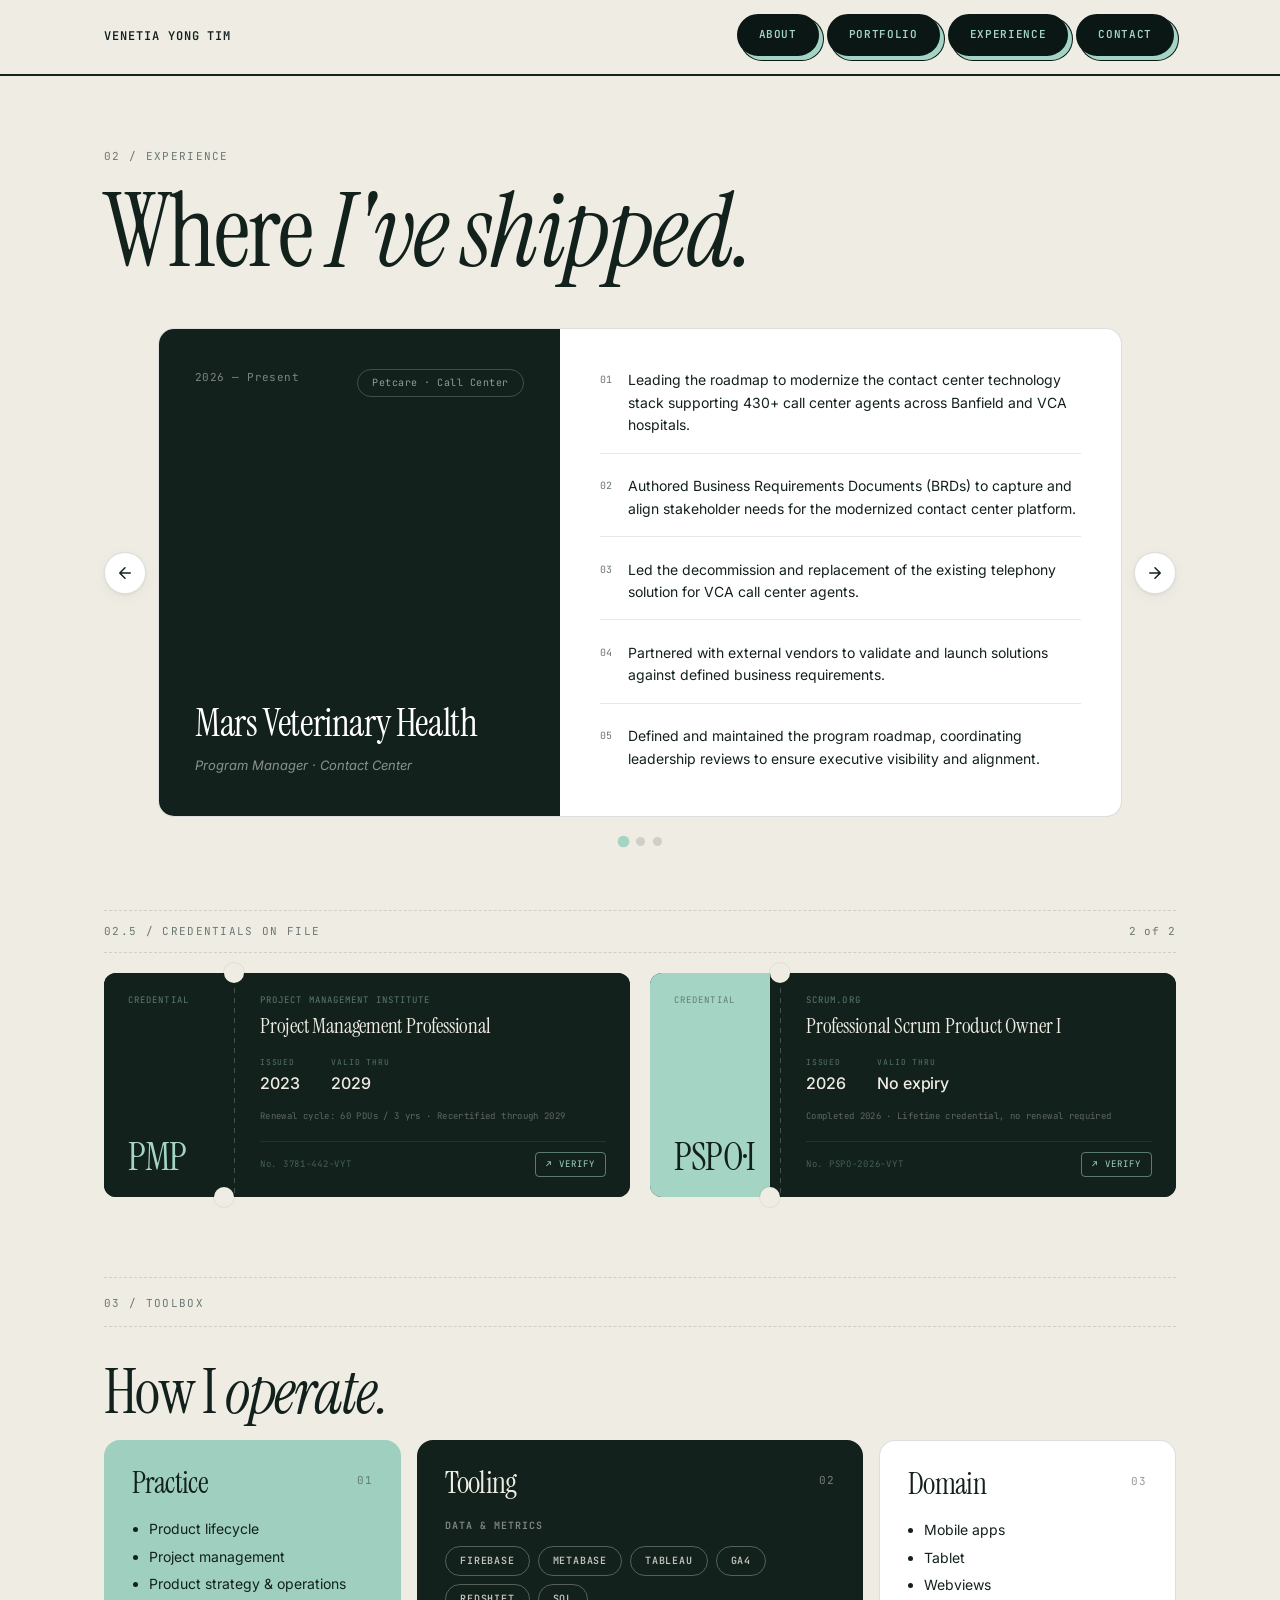
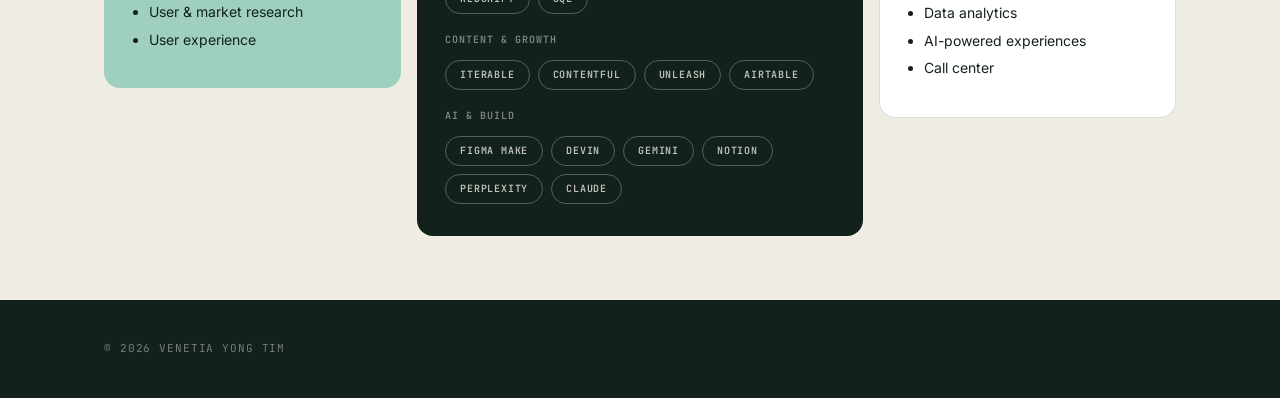
<file: experience.html>
<!DOCTYPE html>
<html lang="en">
<head>
  <meta charset="UTF-8" />
  <meta name="viewport" content="width=device-width, initial-scale=1" />
  <title>Experience — Venetia Yong Tim</title>
  <meta name="description" content="Professional experience of Venetia Yong Tim." />
  <link rel="preconnect" href="https://fonts.googleapis.com" />
  <link rel="preconnect" href="https://fonts.gstatic.com" crossorigin />
  <link href="https://fonts.googleapis.com/css2?family=Instrument+Serif:ital@0;1&family=Inter:wght@300;400;500;600;700&family=JetBrains+Mono:wght@400;500;600&display=swap" rel="stylesheet" />
  <link rel="stylesheet" href="styles.css" />
  <!-- Google Analytics -->
  <script async src="https://www.googletagmanager.com/gtag/js?id=G-12TMMFZQM1"></script>
  <script>
    window.dataLayer = window.dataLayer || [];
    function gtag(){dataLayer.push(arguments);}
    gtag('js', new Date());
    gtag('config', 'G-12TMMFZQM1');
  </script>
</head>
<body data-page="experience">

  <header class="site-header">
    <div class="container">
      <a href="index.html" class="brand"><span class="js-brand">Venetia Yongtim</span></a>
      <nav class="nav" aria-label="Main">
        <a href="index.html"                        data-nav="about">About</a>
        <a href="portfolio.html"                    data-nav="portfolio">Portfolio</a>
        <a href="experience.html"                   data-nav="experience">Experience</a>
        <a href="mailto:yongtimvenetia@gmail.com">Contact</a>
      </nav>
    </div>
  </header>

  <main>
    <section class="exp-page-hero">
      <div class="container">
        <p class="exp-section-label">02 / Experience</p>
        <h1 class="exp-page-title">Where <em>I've shipped.</em></h1>
      </div>
    </section>

    <section class="section">
      <div class="container">
        <div class="carousel-wrap">
          <button class="carousel-btn carousel-prev" aria-label="Previous role"><svg xmlns="http://www.w3.org/2000/svg" width="18" height="18" viewBox="0 0 24 24" fill="none" stroke="currentColor" stroke-width="2" stroke-linecap="round" stroke-linejoin="round"><path d="M19 12H5M12 5l-7 7 7 7"/></svg></button>
          <div class="carousel-viewport">
            <div class="exp-list js-experience-list"></div>
          </div>
          <button class="carousel-btn carousel-next" aria-label="Next role"><svg xmlns="http://www.w3.org/2000/svg" width="18" height="18" viewBox="0 0 24 24" fill="none" stroke="currentColor" stroke-width="2" stroke-linecap="round" stroke-linejoin="round"><path d="M5 12h14M12 5l7 7-7 7"/></svg></button>
        </div>
        <div class="carousel-dots js-carousel-dots"></div>
        <div class="education-block js-experience-education"></div>
        <div class="credentials-block js-experience-credentials"></div>
        <div class="toolbox-block js-experience-toolbox"></div>
      </div>
    </section>
  </main>

  <footer class="site-footer">
    <div class="container">
      <div class="js-footer-copy"></div>
      <div class="footer-links js-footer-links"></div>
    </div>
  </footer>

  <script src="content.js"></script>
  <script src="script.js"></script>
</body>
</html>
</file>
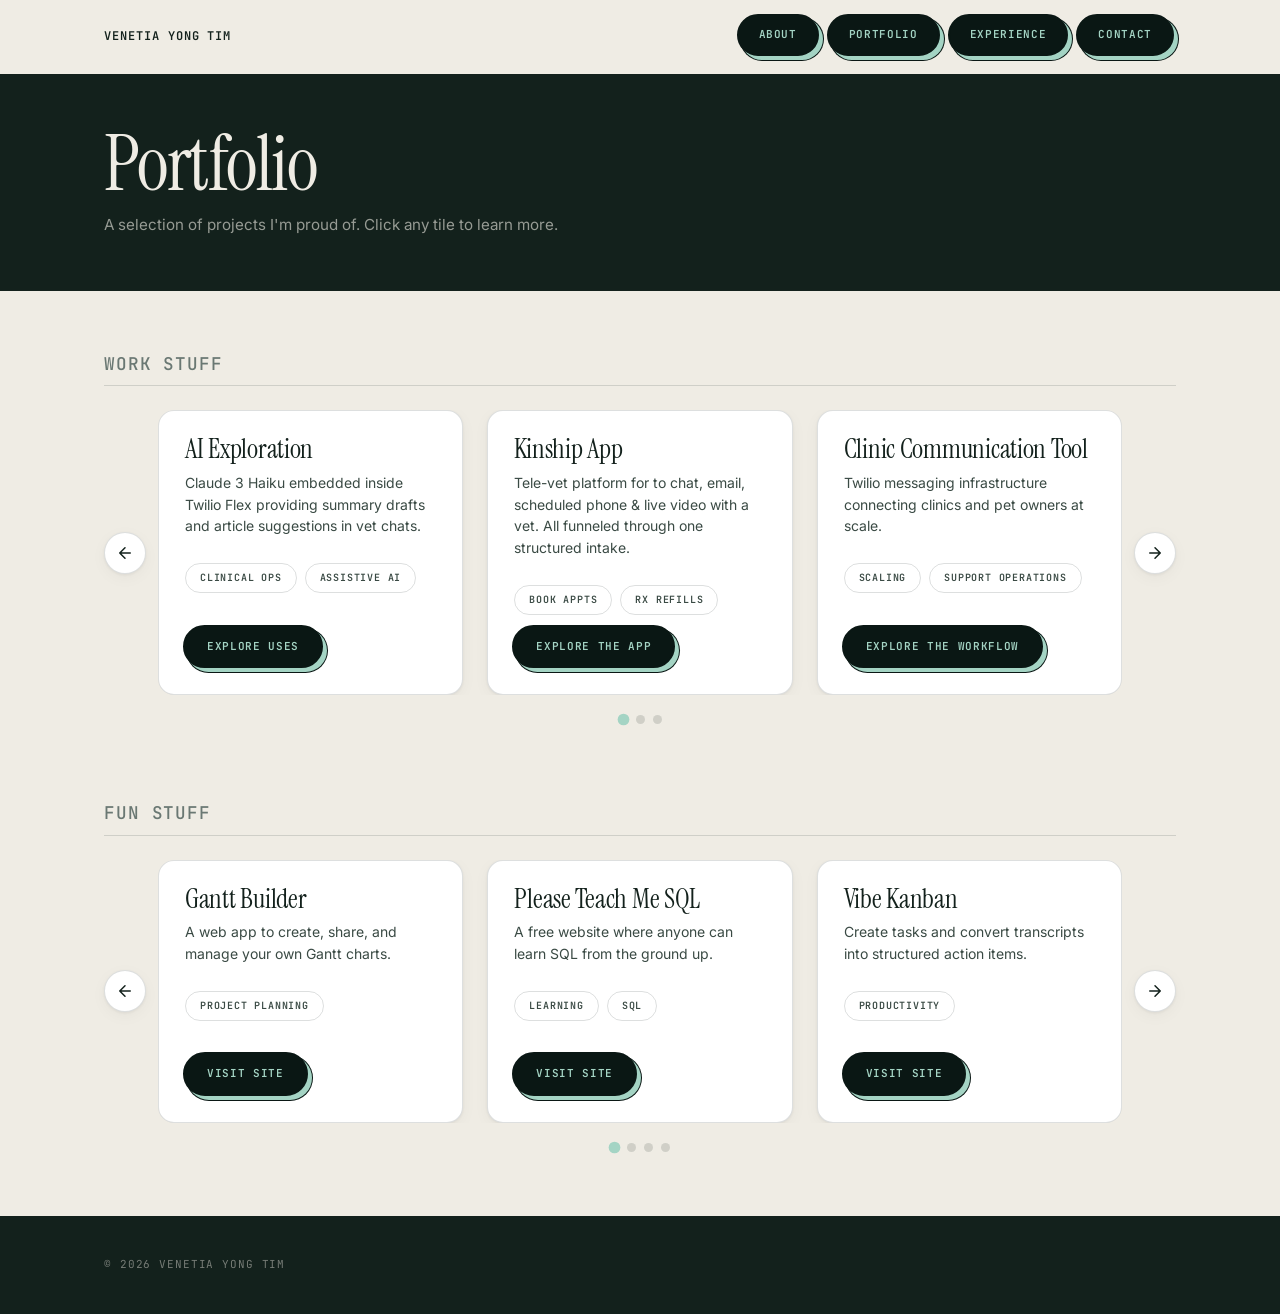
<file: portfolio.html>
<!DOCTYPE html>
<html lang="en">
<head>
  <meta charset="UTF-8" />
  <meta name="viewport" content="width=device-width, initial-scale=1" />
  <title>Portfolio — Venetia Yong Tim</title>
  <meta name="description" content="Selected projects by Venetia Yong Tim." />
  <link rel="preconnect" href="https://fonts.googleapis.com" />
  <link rel="preconnect" href="https://fonts.gstatic.com" crossorigin />
  <link href="https://fonts.googleapis.com/css2?family=Instrument+Serif:ital@0;1&family=Inter:wght@300;400;500;600;700&family=JetBrains+Mono:wght@400;500;600&display=swap" rel="stylesheet" />
  <link rel="stylesheet" href="styles.css" />
  <!-- Google Analytics -->
  <script async src="https://www.googletagmanager.com/gtag/js?id=G-12TMMFZQM1"></script>
  <script>
    window.dataLayer = window.dataLayer || [];
    function gtag(){dataLayer.push(arguments);}
    gtag('js', new Date());
    gtag('config', 'G-12TMMFZQM1');
  </script>
</head>
<body data-page="portfolio">

  <header class="site-header">
    <div class="container">
      <a href="index.html" class="brand"><span class="js-brand">Venetia Yongtim</span></a>
      <nav class="nav" aria-label="Main">
        <a href="index.html"                        data-nav="about">About</a>
        <a href="portfolio.html"                    data-nav="portfolio">Portfolio</a>
        <a href="experience.html"                   data-nav="experience">Experience</a>
        <a href="mailto:yongtimvenetia@gmail.com">Contact</a>
      </nav>
    </div>
  </header>

  <main>
    <section class="page-intro">
      <div class="container">
        <h1>Portfolio</h1>
        <p class="intro-text js-portfolio-intro"></p>
      </div>
    </section>

    <section class="section">
      <div class="container">
        <h2 class="portfolio-section-heading">Work Stuff</h2>
        <div class="carousel-wrap">
          <button class="carousel-btn carousel-prev" aria-label="Previous project"><svg xmlns="http://www.w3.org/2000/svg" width="18" height="18" viewBox="0 0 24 24" fill="none" stroke="currentColor" stroke-width="2" stroke-linecap="round" stroke-linejoin="round"><path d="M19 12H5M12 5l-7 7 7 7"/></svg></button>
          <div class="carousel-viewport">
            <div class="project-grid js-portfolio-grid"></div>
          </div>
          <button class="carousel-btn carousel-next" aria-label="Next project"><svg xmlns="http://www.w3.org/2000/svg" width="18" height="18" viewBox="0 0 24 24" fill="none" stroke="currentColor" stroke-width="2" stroke-linecap="round" stroke-linejoin="round"><path d="M5 12h14M12 5l7 7-7 7"/></svg></button>
        </div>
        <div class="carousel-dots js-carousel-dots"></div>
      </div>
    </section>

    <section class="section">
      <div class="container">
        <h2 class="portfolio-section-heading">Fun Stuff</h2>
        <div class="carousel-wrap">
          <button class="carousel-btn carousel-prev" aria-label="Previous project"><svg xmlns="http://www.w3.org/2000/svg" width="18" height="18" viewBox="0 0 24 24" fill="none" stroke="currentColor" stroke-width="2" stroke-linecap="round" stroke-linejoin="round"><path d="M19 12H5M12 5l-7 7 7 7"/></svg></button>
          <div class="carousel-viewport">
            <div class="project-grid js-personal-grid"></div>
          </div>
          <button class="carousel-btn carousel-next" aria-label="Next project"><svg xmlns="http://www.w3.org/2000/svg" width="18" height="18" viewBox="0 0 24 24" fill="none" stroke="currentColor" stroke-width="2" stroke-linecap="round" stroke-linejoin="round"><path d="M5 12h14M12 5l7 7-7 7"/></svg></button>
        </div>
        <div class="carousel-dots js-carousel-dots"></div>
      </div>
    </section>
  </main>

  <footer class="site-footer">
    <div class="container">
      <div class="js-footer-copy"></div>
      <div class="footer-links js-footer-links"></div>
    </div>
  </footer>

  <script src="content.js"></script>
  <script src="script.js"></script>
</body>
</html>
</file>
<file: styles.css>
/* ============================================================
   styles.css — Bold direction (Instrument Serif + Inter + JetBrains Mono)
   Cream background · dark ink · mint accent. Editorial-zine feel.
   Adapted from PortfolioBold design direction.
   ============================================================ */

:root {
  --cream:        #efece4;
  --ink:          #13211c;
  --ink-soft:     #3a4a44;
  --muted:        #6a7873;
  --accent:       #a4d4c4;
  --accent-ink:   #0a1714;
  --surface:      #ffffff;
  --border:       rgba(19, 33, 28, 0.10);
  --border-solid: rgba(19, 33, 28, 0.14);

  --font-sans:  'Inter', -apple-system, BlinkMacSystemFont, 'Segoe UI', sans-serif;
  --font-serif: 'Instrument Serif', Georgia, 'Times New Roman', serif;
  --font-mono:  'JetBrains Mono', 'Courier New', monospace;

  --maxw:   1200px;
  --ease:   cubic-bezier(.22, .61, .36, 1);
  --radius: 16px;

  --shadow-sm: 0 1px 3px rgba(0,0,0,.06), 0 4px 16px rgba(0,0,0,.04);
  --shadow-md: 0 2px 0 rgba(19,33,28,.04), 0 18px 40px -24px rgba(19,33,28,.20);
  --shadow-lg: 0 8px 40px rgba(0,0,0,.14);
}

/* ---------- Reset / base ---------- */
*, *::before, *::after { box-sizing: border-box; }
html { scroll-behavior: smooth; }
body {
  margin: 0;
  font-family: var(--font-sans);
  color: var(--ink);
  background: var(--cream);
  line-height: 1.6;
  font-size: 15px;
  -webkit-font-smoothing: antialiased;
}
img { max-width: 100%; display: block; }
a { color: var(--ink); text-decoration: none; transition: opacity .15s; }
a:hover { opacity: 0.7; }

h1, h2, h3, h4 {
  font-family: var(--font-serif);
  font-weight: 400;
  color: var(--ink);
  margin: 0 0 .5em;
  line-height: 1.05;
  letter-spacing: -.01em;
}
h1 { font-size: 3rem; }
h2 { font-size: 2.2rem; }
h3 { font-size: 1.5rem; }
p  { margin: 0 0 1em; }
ul { padding-left: 1.2em; margin: 0 0 1em; }
li { margin-bottom: .4em; }

/* ---------- Layout ---------- */
.container {
  max-width: var(--maxw);
  margin: 0 auto;
  padding: 0 64px;
}

/* ============================================================
   Header / nav — pill buttons with offset box-shadow
   ============================================================ */
.site-header {
  background: rgba(239, 236, 228, 0.96);
  backdrop-filter: blur(12px);
  -webkit-backdrop-filter: blur(12px);
  border-bottom: 2px solid var(--ink);
  position: sticky;
  top: 0;
  z-index: 50;
}
.site-header .container {
  display: flex;
  align-items: center;
  justify-content: space-between;
  padding-top: 16px;
  padding-bottom: 16px;
  gap: 24px;
  flex-wrap: wrap;
}
.brand {
  font-family: var(--font-mono);
  font-weight: 600;
  font-size: 12px;
  letter-spacing: .08em;
  text-transform: uppercase;
  color: var(--ink);
  text-decoration: none;
}
.brand:hover { opacity: 1; }

/* Hide brand name on About page — headline already shows the name */
body[data-page="about"] .brand { visibility: hidden; pointer-events: none; }

.nav {
  display: flex;
  gap: 8px;
  flex-wrap: wrap;
}
.nav a {
  font-family: var(--font-mono);
  font-size: 11px;
  font-weight: 600;
  letter-spacing: .06em;
  text-transform: uppercase;
  padding: 10px 20px;
  border: 2px solid var(--accent-ink);
  border-radius: 999px;
  color: var(--accent);
  background: var(--accent-ink);
  box-shadow: 4px 4px 0 var(--accent), 4px 4px 0 1px var(--accent-ink);
  transform: translate(-2px, -2px);
  transition: transform .12s var(--ease), box-shadow .12s var(--ease), opacity .12s;
  text-decoration: none;
}
.nav a:hover {
  opacity: 1;
  transform: translate(0, 0);
  box-shadow: none;
}
.nav a:active {
  transform: translate(1px, 1px) scale(0.98);
  box-shadow: 2px 2px 0 var(--accent), 2px 2px 0 1px var(--accent-ink);
  opacity: 0.82;
  transition-duration: 0.05s;
}
.nav a.active {
  background: var(--accent-ink);
  color: var(--accent);
  box-shadow: 4px 4px 0 var(--accent), 4px 4px 0 1px var(--accent-ink);
  transform: translate(-2px, -2px);
  opacity: 1;
}

/* ============================================================
   Hero — full-bleed accent block (About page only)
   ============================================================ */
.hero {
  padding: 64px 0 48px;
}
body[data-page="about"] .hero {
  background: var(--accent);
  color: var(--accent-ink);
  padding: 40px 0 0;
  border-bottom: 2px solid var(--ink);
}

.hero-grid {
  display: grid;
  grid-template-columns: 1fr;
  gap: 40px;
  align-items: end;
}
.hero-grid.has-photo {
  grid-template-columns: 1fr 360px;
}

/* Large display headline (About page name) */
.about-headline {
  font-family: var(--font-serif);
  font-weight: 400;
  line-height: .88;
  letter-spacing: -.03em;
  margin: 0 0 32px;
  color: var(--accent-ink);
}

/* Higher specificity to beat .hero h1.
   Min lowered so the name scales down on small phones instead of overflowing. */
.hero h1.about-headline {
  font-size: clamp(2.75rem, 13vw, 13rem);
}

.hero h1 {
  font-size: 2.8rem;
  margin-bottom: 8px;
}

.hero .subheadline {
  font-size: 1.05rem;
  line-height: 1.55;
  margin: 0 0 28px;
  max-width: 38em;
  color: var(--accent-ink);
  opacity: .75;
}

/* About-page circular photo */
.hero-photo {
  width: 100%;
  max-width: 340px;
  aspect-ratio: 1 / 1;
  object-fit: cover;
  border-radius: 50%;
  border: 4px solid var(--accent-ink);
  display: block;
  margin-left: auto;
}

/* Photo badge overlay (AVID TINKERER) */
.photo-col-wrap {
  position: relative;
}
.photo-badge-overlay {
  position: absolute;
  bottom: 36px;
  right: -12px;
  background: var(--accent-ink);
  color: var(--accent);
  border-radius: 999px;
  padding: 7px 18px;
  font-family: var(--font-mono);
  font-size: 10px;
  font-weight: 600;
  letter-spacing: .10em;
  text-transform: uppercase;
  white-space: nowrap;
  pointer-events: none;
}

/* Quote block */
.about-quote {
  position: relative;
  margin: 0 0 28px;
  padding: 14px 0 14px 24px;
  border-left: 3px solid var(--accent-ink);
  max-width: 38em;
}
.about-quote p {
  font-family: var(--font-serif);
  font-size: 1.15rem;
  color: var(--accent-ink);
  line-height: 1.5;
  margin: 0;
  font-style: italic;
}
.about-quote strong {
  font-style: normal;
  font-weight: 400;
  text-decoration: underline;
  text-underline-offset: 3px;
}

/* Hero stat strip (bottom of about hero) */
.hero-stat-strip {
  border-top: 2px solid var(--accent-ink);
  margin-top: 40px;
}
.stat-strip-inner {
  display: flex;
  align-items: center;
  justify-content: space-between;
  flex-wrap: wrap;
  gap: 8px 20px;
  padding: 16px 0;
  font-family: var(--font-mono);
  font-size: 11px;
  letter-spacing: .08em;
  text-transform: uppercase;
  color: var(--accent-ink);
}
.stat-item {
  opacity: .8;
}
.stat-sparkle {
  font-size: 1.5em;
  line-height: 1;
  vertical-align: middle;
}
.stat-badge {
  background: var(--accent-ink);
  color: var(--accent);
  border-radius: 999px;
  padding: 5px 14px;
  font-family: var(--font-mono);
  font-size: 10px;
  font-weight: 600;
  letter-spacing: .08em;
  text-transform: uppercase;
}

/* ============================================================
   Operating Principle — dark block (homepage)
   ============================================================ */
.operating-principle {
  background: var(--ink);
  padding: 56px 0 52px;
}
.op-label {
  font-family: var(--font-mono);
  font-size: 11px;
  letter-spacing: .12em;
  text-transform: uppercase;
  color: rgba(239,236,228,.45);
  margin: 0 0 28px;
}
.op-quote p {
  font-family: var(--font-serif);
  font-size: clamp(1.7rem, 3.5vw, 2.6rem);
  color: var(--cream);
  line-height: 1.25;
  margin: 0 0 44px;
  max-width: 20em;
}
.op-quote em {
  font-style: italic;
}
.op-quote .op-accent {
  color: var(--accent);
  font-style: italic;
}
.op-footer {
  display: flex;
  align-items: center;
  justify-content: space-between;
  flex-wrap: wrap;
  gap: 16px;
}
.op-footer .pill {
  border-color: rgba(239,236,228,.25);
  color: rgba(239,236,228,.75);
}
.currently-badge {
  font-family: var(--font-mono);
  font-size: 11px;
  letter-spacing: .06em;
  color: rgba(239,236,228,.55);
  border: 1px solid rgba(239,236,228,.2);
  border-radius: 999px;
  padding: 6px 16px;
  white-space: nowrap;
  flex-shrink: 0;
}

/* ============================================================
   Page-intro header — dark ink block (Portfolio / Experience / AI pages)
   ============================================================ */
.page-intro {
  background: var(--ink);
  color: var(--cream);
  padding: 52px 0;
  border-bottom: 2px solid var(--ink);
}
.page-intro h1 {
  font-family: var(--font-serif);
  font-size: clamp(2.8rem, 6vw, 5.5rem);
  color: var(--cream);
  line-height: .95;
  margin: 0 0 12px;
  letter-spacing: -.02em;
}
.page-intro .intro-text {
  font-size: .95rem;
  color: rgba(239, 236, 228, .6);
  max-width: 600px;
  margin: 0;
}

/* ============================================================
   Buttons
   ============================================================ */
.btn {
  display: inline-block;
  padding: 11px 22px;
  border-radius: 999px;
  border: 2px solid var(--accent-ink);
  background: var(--accent-ink);
  color: var(--accent) !important;
  font-family: var(--font-mono);
  font-size: 11px;
  font-weight: 600;
  letter-spacing: .06em;
  text-transform: uppercase;
  text-decoration: none;
  box-shadow: 4px 4px 0 var(--accent), 4px 4px 0 1px var(--accent-ink);
  transform: translate(-2px, -2px);
  transition: transform .12s var(--ease), box-shadow .12s var(--ease);
  margin-right: 10px;
  margin-top: 8px;
  cursor: pointer;
}
.btn:hover {
  opacity: 1;
  transform: translate(0, 0);
  box-shadow: none;
}
.btn:active {
  transform: translate(1px, 1px) scale(0.98);
  box-shadow: 2px 2px 0 var(--accent), 2px 2px 0 1px var(--accent-ink);
  opacity: 0.82;
  transition-duration: 0.05s;
}
.btn.secondary {
  background: transparent;
  color: var(--ink) !important;
  border-color: var(--ink);
  box-shadow: 4px 4px 0 var(--ink);
}
.btn.secondary:hover {
  transform: translate(0, 0);
  box-shadow: none;
  opacity: 1;
}

/* About page — buttons inherit the accent-ink context */
body[data-page="about"] .hero .btn {
  background: var(--accent-ink);
  color: var(--accent) !important;
  border-color: var(--accent-ink);
  box-shadow: 4px 4px 0 rgba(255,255,255,.4), 4px 4px 0 1px var(--accent-ink);
}
body[data-page="about"] .hero .btn.secondary {
  background: transparent;
  color: var(--accent-ink) !important;
  border-color: var(--accent-ink);
  box-shadow: 4px 4px 0 var(--accent-ink);
}

/* ---------- Pills / tags ---------- */
.pills { display: flex; flex-wrap: wrap; gap: 8px; margin-top: 12px; }
.pill {
  font-family: var(--font-mono);
  font-size: 10px;
  font-weight: 600;
  letter-spacing: .08em;
  text-transform: uppercase;
  padding: 6px 14px;
  border-radius: 999px;
  border: 1px solid var(--border-solid);
  color: var(--ink-soft);
  background: transparent;
}

/* ============================================================
   Section
   ============================================================ */
.section { padding: 64px 0; }
.section + .section { padding-top: 16px; }
.section h2 { margin-bottom: 16px; }

/* Portfolio section headings (Work Stuff / Personal Stuff) */
.portfolio-section-heading {
  font-size: 1.1rem;
  font-family: var(--font-mono);
  font-weight: 500;
  letter-spacing: 0.05em;
  text-transform: uppercase;
  color: var(--muted);
  margin-bottom: 32px;
  padding-bottom: 12px;
  border-bottom: 1px solid var(--border-solid);
}

/* Personal projects grid — now a carousel, so it inherits the
   single-row nowrap layout from .project-grid (same as Work Stuff). */

/* ============================================================
   Carousel wrapper (Portfolio page)
   ============================================================ */
.carousel-wrap {
  position: relative;
  display: flex;
  align-items: center;
  gap: 12px;
  margin-top: 24px;
}

.carousel-viewport {
  overflow: hidden;
  flex: 1;
  border-radius: var(--radius);
}

.carousel-btn {
  flex-shrink: 0;
  width: 42px;
  height: 42px;
  border-radius: 50%;
  border: 1px solid var(--border-solid);
  background: var(--surface);
  color: var(--ink);
  font-size: 1.1rem;
  line-height: 1;
  cursor: pointer;
  display: flex;
  align-items: center;
  justify-content: center;
  transition: background .2s, box-shadow .2s, transform .2s;
  box-shadow: var(--shadow-sm);
}
.carousel-btn:hover {
  background: var(--accent);
  color: #fff;
  transform: scale(1.08);
  box-shadow: var(--shadow-md, var(--shadow-lg));
}

.carousel-dots {
  display: flex;
  justify-content: center;
  gap: 8px;
  margin-top: 20px;
}
.carousel-dot {
  width: 9px;
  height: 9px;
  border-radius: 50%;
  border: none;
  background: var(--border-solid);
  cursor: pointer;
  padding: 0;
  transition: background .3s, transform .3s;
}
.carousel-dot.active {
  background: var(--accent);
  transform: scale(1.3);
}

/* ============================================================
   Project grid / cards (Portfolio page)
   ============================================================ */
.project-grid {
  display: flex;
  flex-wrap: nowrap;
  gap: 24px;
  width: 100%;
  transition: transform 0.55s cubic-bezier(0.4, 0, 0.2, 1);
}
.project-card {
  /* 3 visible on desktop: (100% − 2 gaps) / 3 */
  flex: 0 0 calc((100% - 48px) / 3);
  background: var(--surface);
  border: 1px solid var(--border-solid);
  border-radius: var(--radius);
  overflow: hidden;
  box-shadow: var(--shadow-sm);
  transition: transform .25s var(--ease), box-shadow .25s var(--ease);
  display: flex;
  flex-direction: column;
}
.project-card:hover {
  transform: translateY(-5px);
  box-shadow: var(--shadow-lg);
}
.project-card .card-image {
  width: 100%;
  aspect-ratio: 16 / 10;
  object-fit: cover;
  background: var(--accent);
}
.project-card .card-body {
  padding: 24px 26px;
  display: flex;
  flex-direction: column;
  flex: 1;
}
.project-card h3 {
  font-family: var(--font-serif);
  font-size: 1.7rem;
  font-weight: 400;
  margin-bottom: 8px;
  line-height: 1.05;
  letter-spacing: -.01em;
}
.project-card p {
  color: var(--ink-soft);
  font-size: 14px;
  margin-bottom: 14px;
  line-height: 1.55;
}
.project-card .card-footer { margin-top: auto; padding-top: 4px; }

@media (max-width: 768px) {
  .project-card {
    /* 2 visible on tablet */
    flex: 0 0 calc((100% - 24px) / 2);
  }
}
@media (max-width: 480px) {
  .project-card {
    /* 1 visible on mobile */
    flex: 0 0 100%;
  }
}

/* ============================================================
   Experience page hero
   ============================================================ */
.exp-page-hero {
  padding: 72px 0 0;
  background: var(--cream);
}
.exp-section-label {
  font-family: var(--font-mono);
  font-size: 11px;
  letter-spacing: .12em;
  text-transform: uppercase;
  color: var(--muted);
  margin: 0 0 18px;
}
.exp-page-title {
  font-family: var(--font-serif);
  font-size: clamp(3.5rem, 8vw, 6.5rem);
  font-weight: 400;
  line-height: .95;
  letter-spacing: -.02em;
  margin: 0;
  color: var(--ink);
}
.exp-page-title em {
  font-style: italic;
}
[data-page="experience"] .section {
  padding-top: 24px;
}

/* ============================================================
   Experience entries
   ============================================================ */
/* Experience carousel */
.exp-list {
  display: flex;
  gap: 24px;
}

.exp-card {
  flex: 0 0 100%;
  min-width: 0;
  background: var(--surface);
  border: 1px solid var(--border-solid);
  border-radius: var(--radius);
  padding: 0;
  box-shadow: var(--shadow-sm);
  overflow: hidden;
  display: grid;
  grid-template-columns: 1fr 1.4fr;
}

/* Left identity column */
.exp-card-left {
  background: var(--ink);
  color: var(--surface);
  padding: 40px 36px;
  display: flex;
  flex-direction: column;
  justify-content: space-between;
}

/* Right bullets column */
.exp-card-right {
  padding: 40px 40px;
  display: flex;
  flex-direction: column;
  justify-content: center;
}

/* Top meta row */
.exp-card-top {
  display: flex;
  justify-content: space-between;
  align-items: flex-start;
  margin-bottom: 32px;
  gap: 8px;
}
.exp-card .role-dates {
  font-family: var(--font-mono);
  font-size: 11px;
  letter-spacing: .04em;
  color: rgba(255,255,255,.45);
}
.exp-card .role-tags {
  font-family: var(--font-mono);
  font-size: 10px;
  letter-spacing: .05em;
  color: rgba(255,255,255,.55);
  border: 1px solid rgba(255,255,255,.2);
  border-radius: 999px;
  padding: 5px 14px;
  white-space: nowrap;
}

/* Company name */
.exp-card .role-company {
  display: block;
  font-family: var(--font-serif);
  font-size: clamp(1.9rem, 3vw, 2.8rem);
  font-weight: 400;
  color: #fff;
  line-height: 1.1;
  letter-spacing: -.01em;
  margin-bottom: 12px;
}

/* Job title */
.exp-card .role-title {
  font-size: 13px;
  color: rgba(255,255,255,.5);
  font-style: italic;
  font-family: var(--font-sans);
  font-weight: 400;
  margin: 0;
  line-height: 1.5;
}

/* Numbered bullet list */
.exp-card ul {
  counter-reset: exp-counter;
  list-style: none;
  padding: 0;
  margin: 0;
  display: flex;
  flex-direction: column;
  gap: 16px;
}
.exp-card li {
  counter-increment: exp-counter;
  display: flex;
  gap: 16px;
  font-size: 14px;
  color: var(--ink);
  line-height: 1.6;
  padding-bottom: 16px;
  border-bottom: 1px solid var(--border);
}
.exp-card li:last-child {
  border-bottom: none;
  padding-bottom: 0;
}
.exp-card li::before {
  content: counter(exp-counter, decimal-leading-zero);
  font-family: var(--font-mono);
  font-size: 10px;
  color: var(--muted);
  padding-top: 3px;
  flex-shrink: 0;
}

@media (max-width: 720px) {
  .exp-card { grid-template-columns: 1fr; }
  .exp-card-left { padding: 28px 24px; }
  .exp-card-right { padding: 28px 24px; }
}

/* Education */
.education-block { margin-top: 56px; }
.education-block h2 {
  font-family: var(--font-serif);
  font-size: 2.5rem;
  margin-bottom: 20px;
  letter-spacing: -.01em;
}
.edu-card {
  background: var(--surface);
  border: 1px solid var(--border-solid);
  border-radius: var(--radius);
  padding: 24px 28px;
  margin-bottom: 16px;
  box-shadow: var(--shadow-sm);
  transition: transform .2s var(--ease);
}
.edu-card:hover { transform: translateX(4px); }
.edu-card .edu-title {
  font-family: var(--font-serif);
  font-size: 1.4rem;
  font-weight: 400;
  margin: 0 0 6px;
  letter-spacing: -.01em;
}
.edu-card .edu-meta {
  font-family: var(--font-mono);
  font-size: 10px;
  letter-spacing: .08em;
  text-transform: uppercase;
  color: var(--muted);
  margin: 0 0 8px;
}
.edu-card .edu-details {
  font-size: 14px;
  color: var(--ink-soft);
  margin: 0;
  line-height: 1.55;
}

/* ============================================================
   AI Exploration entries
   ============================================================ */
.ai-list { display: flex; flex-direction: column; gap: 20px; margin-top: 24px; }
.ai-card {
  background: var(--surface);
  border: 1px solid var(--border-solid);
  border-radius: var(--radius);
  overflow: hidden;
  box-shadow: var(--shadow-sm);
  display: grid;
  grid-template-columns: 1fr;
  transition: transform .25s var(--ease), box-shadow .25s var(--ease);
}
.ai-card:hover {
  transform: translateY(-4px);
  box-shadow: var(--shadow-lg);
}
.ai-card.has-image { grid-template-columns: 300px 1fr; }
.ai-card .ai-image {
  width: 100%;
  height: 100%;
  object-fit: cover;
  min-height: 200px;
  background: var(--accent);
}
.ai-card .ai-body { padding: 28px 32px; }
.ai-card h3 {
  font-family: var(--font-serif);
  font-size: 1.8rem;
  font-weight: 400;
  margin-bottom: 6px;
  letter-spacing: -.01em;
}
.ai-card .ai-date {
  font-family: var(--font-mono);
  font-size: 10px;
  letter-spacing: .08em;
  text-transform: uppercase;
  color: var(--muted);
  margin-bottom: 14px;
}
.ai-card p {
  color: var(--ink-soft);
  font-size: 14px;
  line-height: 1.6;
}

/* ============================================================
   Empty-state hint
   ============================================================ */
.empty-hint {
  background: var(--surface);
  border: 1px dashed var(--border-solid);
  border-radius: var(--radius);
  padding: 24px;
  font-family: var(--font-mono);
  font-size: 11px;
  letter-spacing: .04em;
  color: var(--muted);
}

/* ============================================================
   Credentials section
   ============================================================ */
.credentials-block { margin-top: 64px; }

.creds-header {
  display: flex;
  justify-content: space-between;
  align-items: center;
  border-top: 1px dashed var(--border-solid);
  border-bottom: 1px dashed var(--border-solid);
  padding: 12px 0;
  margin-bottom: 20px;
}
.creds-label {
  font-family: var(--font-mono);
  font-size: 11px;
  letter-spacing: .12em;
  text-transform: uppercase;
  color: var(--muted);
}
.creds-count {
  font-family: var(--font-mono);
  font-size: 11px;
  letter-spacing: .08em;
  color: var(--muted);
}

.creds-grid {
  display: grid;
  grid-template-columns: repeat(2, 1fr);
  gap: 20px;
}

/* ── The ticket ── */
.cred-ticket {
  display: flex;
  background: var(--ink);
  border-radius: 12px;
  overflow: visible;         /* allow notch circles to bleed */
  min-height: 190px;
  position: relative;
  clip-path: none;
}

/* ── Left stub — dark variant (default / PMP) ── */
.cred-stub {
  display: flex;
  flex-direction: column;
  justify-content: space-between;
  padding: 20px 20px 20px 24px;
  width: 120px;
  flex-shrink: 0;
  background: var(--ink);
  border-radius: 12px 0 0 12px;
}
.cred-stub-label {
  font-family: var(--font-mono);
  font-size: 9px;
  letter-spacing: .12em;
  text-transform: uppercase;
  color: rgba(164,212,196,.5);  /* muted mint */
}
.cred-abbr {
  font-family: var(--font-serif);
  font-size: clamp(1.9rem, 3vw, 2.8rem);
  font-weight: 400;
  color: var(--accent);         /* mint on dark */
  line-height: 1;
  letter-spacing: -.02em;
  margin-top: auto;
}

/* ── Left stub — mint variant (PSPO·I, even tickets) ── */
.cred-ticket.stub-accent .cred-stub {
  background: var(--accent);   /* #a4d4c4 mint fill */
}
.cred-ticket.stub-accent .cred-stub-label {
  color: rgba(10,23,20,.45);   /* dark muted */
}
.cred-ticket.stub-accent .cred-abbr {
  color: var(--ink);            /* dark text on mint */
}

/* ── Perforated divider with notch circles ── */
.cred-perf {
  position: relative;
  width: 20px;
  flex-shrink: 0;
  display: flex;
  align-items: center;
  justify-content: center;
  overflow: visible;
}
/* the dashed line */
.cred-perf::after {
  content: '';
  position: absolute;
  top: 0; bottom: 0;
  left: 50%;
  width: 1px;
  background-image: repeating-linear-gradient(
    to bottom,
    transparent,
    transparent 5px,
    rgba(255,255,255,.22) 5px,
    rgba(255,255,255,.22) 10px
  );
}
/* top notch */
.cred-perf::before {
  content: '';
  position: absolute;
  top: -10px;
  left: 50%;
  transform: translateX(-50%);
  width: 20px; height: 20px;
  border-radius: 50%;
  background: var(--cream);
  z-index: 2;
  box-shadow: 0 0 0 1px rgba(19,33,28,.06);
}
/* bottom notch — via a sibling pseudo on the ticket itself */
.cred-ticket::after {
  content: '';
  position: absolute;
  bottom: -10px;
  left: 120px;
  transform: translateX(-50%);
  width: 20px; height: 20px;
  border-radius: 50%;
  background: var(--cream);
  z-index: 2;
  box-shadow: 0 0 0 1px rgba(19,33,28,.06);
  pointer-events: none;
}

/* ── Right body ── */
.cred-body {
  flex: 1;
  display: flex;
  flex-direction: column;
  padding: 20px 24px 20px 16px;
  gap: 2px;
  background: var(--ink);
  border-radius: 0 12px 12px 0;
}
.cred-issuer {
  font-family: var(--font-mono);
  font-size: 9px;
  letter-spacing: .12em;
  text-transform: uppercase;
  color: rgba(164,212,196,.5);
  margin: 0 0 4px;
}
.cred-name {
  font-family: var(--font-serif);
  font-size: 1.3rem;
  font-weight: 400;
  color: var(--cream);
  margin: 0 0 16px;
  line-height: 1.15;
  letter-spacing: -.01em;
}

.cred-meta {
  display: flex;
  gap: 32px;
  margin-bottom: 10px;
}
.cred-meta-block {
  display: flex;
  flex-direction: column;
  gap: 3px;
}
.cred-meta-label {
  font-family: var(--font-mono);
  font-size: 8px;
  letter-spacing: .10em;
  text-transform: uppercase;
  color: rgba(164,212,196,.45);
}
.cred-meta-value {
  font-family: var(--font-sans);
  font-size: 16px;
  font-weight: 500;
  color: var(--cream);
  letter-spacing: -.01em;
}

.cred-note {
  font-family: var(--font-mono);
  font-size: 9px;
  letter-spacing: .04em;
  color: rgba(239,236,228,.35);
  margin: 0 0 auto;
  line-height: 1.6;
}

.cred-footer {
  display: flex;
  justify-content: space-between;
  align-items: center;
  margin-top: 16px;
  padding-top: 10px;
  border-top: 1px solid rgba(255,255,255,.07);
}
.cred-number {
  font-family: var(--font-mono);
  font-size: 9px;
  letter-spacing: .08em;
  color: rgba(164,212,196,.35);
}
.cred-stamp {
  font-family: var(--font-mono);
  font-size: 9px;
  letter-spacing: .12em;
  text-transform: uppercase;
  color: var(--accent);
  border: 1px solid rgba(164,212,196,.5);
  border-radius: 4px;
  padding: 4px 10px;
  text-decoration: none;
}
.cred-stamp--link {
  cursor: pointer;
  transition: background .15s, color .15s;
}
.cred-stamp--link:hover {
  background: rgba(164,212,196,.15);
  border-color: var(--accent);
}

@media (max-width: 900px) {
  .creds-grid { grid-template-columns: 1fr; }
  .cred-abbr  { font-size: 1.6rem; }
  .cred-stub  { width: 100px; }
  .cred-ticket::after { left: 100px; }
}

/* ============================================================
   Toolbox — "How I operate" three-card section
   ============================================================ */
.toolbox-block { margin-top: 80px; }

.toolbox-header {
  border-top: 1px dashed var(--border-solid);
  border-bottom: 1px dashed var(--border-solid);
  padding: 12px 0;
  margin-bottom: 36px;
}
.toolbox-label {
  font-family: var(--font-mono);
  font-size: 11px;
  letter-spacing: .12em;
  text-transform: uppercase;
  color: var(--muted);
}

.toolbox-heading {
  font-family: var(--font-serif);
  font-size: clamp(2.4rem, 5vw, 3.8rem);
  font-weight: 400;
  color: var(--ink);
  letter-spacing: -.02em;
  line-height: 1;
  margin: 0 0 40px;
}
.toolbox-heading em { font-style: italic; }

.toolbox-grid {
  display: grid;
  grid-template-columns: 1fr 1.5fr 1fr;
  gap: 16px;
  align-items: start;
}

.toolbox-card {
  border-radius: var(--radius);
  padding: 28px 28px 32px;
  display: flex;
  flex-direction: column;
}

/* Mint card */
.toolbox-card--mint {
  background: #9fcfbf;
  color: var(--ink);
}
/* Dark card */
.toolbox-card--dark {
  background: var(--ink);
  color: var(--cream);
}
/* White card */
.toolbox-card--white {
  background: var(--surface);
  color: var(--ink);
  border: 1px solid var(--border-solid);
}

.toolbox-card-top {
  display: flex;
  justify-content: space-between;
  align-items: flex-start;
  margin-bottom: 20px;
}
.toolbox-card-title {
  font-family: var(--font-serif);
  font-size: 1.9rem;
  font-weight: 400;
  letter-spacing: -.02em;
  line-height: 1;
  margin: 0;
}
.toolbox-card--dark .toolbox-card-title { color: var(--cream); }
.toolbox-card--mint .toolbox-card-title,
.toolbox-card--white .toolbox-card-title { color: var(--ink); }

.toolbox-card-num {
  font-family: var(--font-mono);
  font-size: 11px;
  letter-spacing: .08em;
  opacity: .45;
  padding-top: 4px;
}

.toolbox-card ul {
  list-style: disc;
  padding-left: 1.1em;
  margin: 0;
}
.toolbox-card ul li {
  font-size: .875rem;
  line-height: 1.55;
  margin-bottom: 6px;
}
.toolbox-card--dark ul li { color: rgba(239,236,228,.8); }

/* Grouped chips layout (used in Tooling card) */
.toolbox-group { margin-bottom: 18px; }
.toolbox-group:last-child { margin-bottom: 0; }
.toolbox-group-label {
  display: block;
  font-family: var(--font-mono);
  font-size: 10px;
  font-weight: 600;
  letter-spacing: .1em;
  text-transform: uppercase;
  opacity: .5;
  margin-bottom: 8px;
}
.toolbox-card--dark .pill {
  border-color: rgba(239,236,228,.3);
  color: rgba(239,236,228,.8);
}

@media (max-width: 900px) {
  .toolbox-grid { grid-template-columns: 1fr; }
}

/* ============================================================
   About page — Connect / contact strip
   ============================================================ */
.about-connect {
  padding: 52px 0 56px;
  background: var(--cream);
  border-top: 1px solid var(--border-solid);
}
.about-connect-label {
  font-family: var(--font-mono);
  font-size: 11px;
  letter-spacing: .12em;
  text-transform: uppercase;
  color: var(--muted);
  margin: 0 0 20px;
}
/* Override default .btn style — clean outlined link-style */
.about-connect .js-about-socials {
  display: flex;
  gap: 12px;
  flex-wrap: wrap;
}
.about-connect .btn,
.about-connect .btn.secondary {
  background: transparent;
  color: var(--ink) !important;
  border: 1.5px solid var(--ink);
  box-shadow: none;
  transform: none;
  padding: 11px 24px;
  font-size: 11px;
  letter-spacing: .06em;
  transition: background .18s var(--ease), color .18s var(--ease), border-color .18s var(--ease);
  margin-top: 0;
}
.about-connect .btn:hover,
.about-connect .btn.secondary:hover {
  background: var(--ink);
  color: var(--cream) !important;
  border-color: var(--ink);
  box-shadow: none;
  transform: none;
  opacity: 1;
}
.about-connect .btn:active,
.about-connect .btn.secondary:active {
  opacity: 0.75;
  transform: scale(0.98);
  box-shadow: none;
}

/* ============================================================
   Footer — dark ink background
   ============================================================ */
.site-footer {
  background: var(--ink);
  color: var(--cream);
  padding: 40px 0;
  margin-top: 0;
  border-top: none;
}
.site-footer .container {
  display: flex;
  justify-content: space-between;
  align-items: center;
  flex-wrap: wrap;
  gap: 16px;
}
.js-footer-copy {
  font-family: var(--font-mono);
  font-size: 11px;
  letter-spacing: .08em;
  text-transform: uppercase;
  color: rgba(239, 236, 228, .45);
}
.footer-links {
  display: flex;
  gap: 16px;
  flex-wrap: wrap;
}
.site-footer a {
  font-family: var(--font-mono);
  font-size: 11px;
  letter-spacing: .06em;
  text-transform: uppercase;
  color: rgba(239, 236, 228, .55);
}
.site-footer a:hover {
  color: var(--accent);
  opacity: 1;
}

/* ============================================================
   Animations
   ============================================================ */
@keyframes pageIn {
  from { opacity: 0; transform: translateY(8px); }
  to   { opacity: 1; transform: translateY(0); }
}
body { animation: pageIn .35s var(--ease); }

/* ============================================================
   Responsive
   ============================================================ */
@media (max-width: 900px) {
  .container { padding: 0 32px; }
  .hero-grid.has-photo { grid-template-columns: 1fr; }
  .hero-photo { max-width: 260px; margin: 0 auto; }
  .ai-card.has-image { grid-template-columns: 1fr; }
  .ai-card .ai-image { min-height: 180px; }
  .exp-card { padding: 22px 24px; }
  .exp-list { grid-template-columns: 1fr; }
}
@media (max-width: 600px) {
  .container { padding: 0 20px; }
  .about-headline { font-size: 2.8rem; }
  .page-intro h1 { font-size: 2.5rem; }
  .site-header .container { padding-top: 12px; padding-bottom: 12px; }
  .nav a { padding: 8px 14px; font-size: 10px; }
  .section { padding: 48px 0; }
}

/* ---------- Mobile-friendly refinements ---------- */
/* Prevent any element from forcing sideways scrolling on phones */
html, body { overflow-x: hidden; }
/* Long uppercase mono labels can be wide — let them break rather than overflow */
.stat-item, .currently-badge, .role-tags, .cred-issuer, .js-footer-copy {
  overflow-wrap: anywhere;
}

@media (max-width: 700px) {
  /* Carousel: hide arrow buttons so the card gets the full width; swipe + dots remain */
  .carousel-btn { display: none; }
  .carousel-wrap { gap: 0; }
  /* Fun Stuff grid: drop the wide side padding that squeezed cards */
  .js-personal-grid { padding: 0; }
}

@media (max-width: 600px) {
  /* Bigger, easier nav tap targets */
  .nav { gap: 6px; }
  .nav a { padding: 11px 16px; font-size: 10px; }
  /* Stat strip reads better stacked on the narrowest screens */
  .stat-strip-inner { font-size: 10px; }
  /* Credential tickets: tighten so they don't overflow */
  .cred-meta { gap: 20px; }
  .cred-stub { width: 92px; }
  .cred-ticket::after { left: 92px; }
  /* Operating-principle quote a touch smaller for comfortable reading */
  .op-footer { gap: 12px; }
  /* Let role tag chips wrap instead of overflowing the card */
  .exp-card-top { flex-wrap: wrap; gap: 8px; }
  .role-tags { white-space: normal; }
}

/* Respect reduced motion */
@media (prefers-reduced-motion: reduce) {
  *, *::before, *::after { animation: none !important; transition: none !important; }
}
</file>
